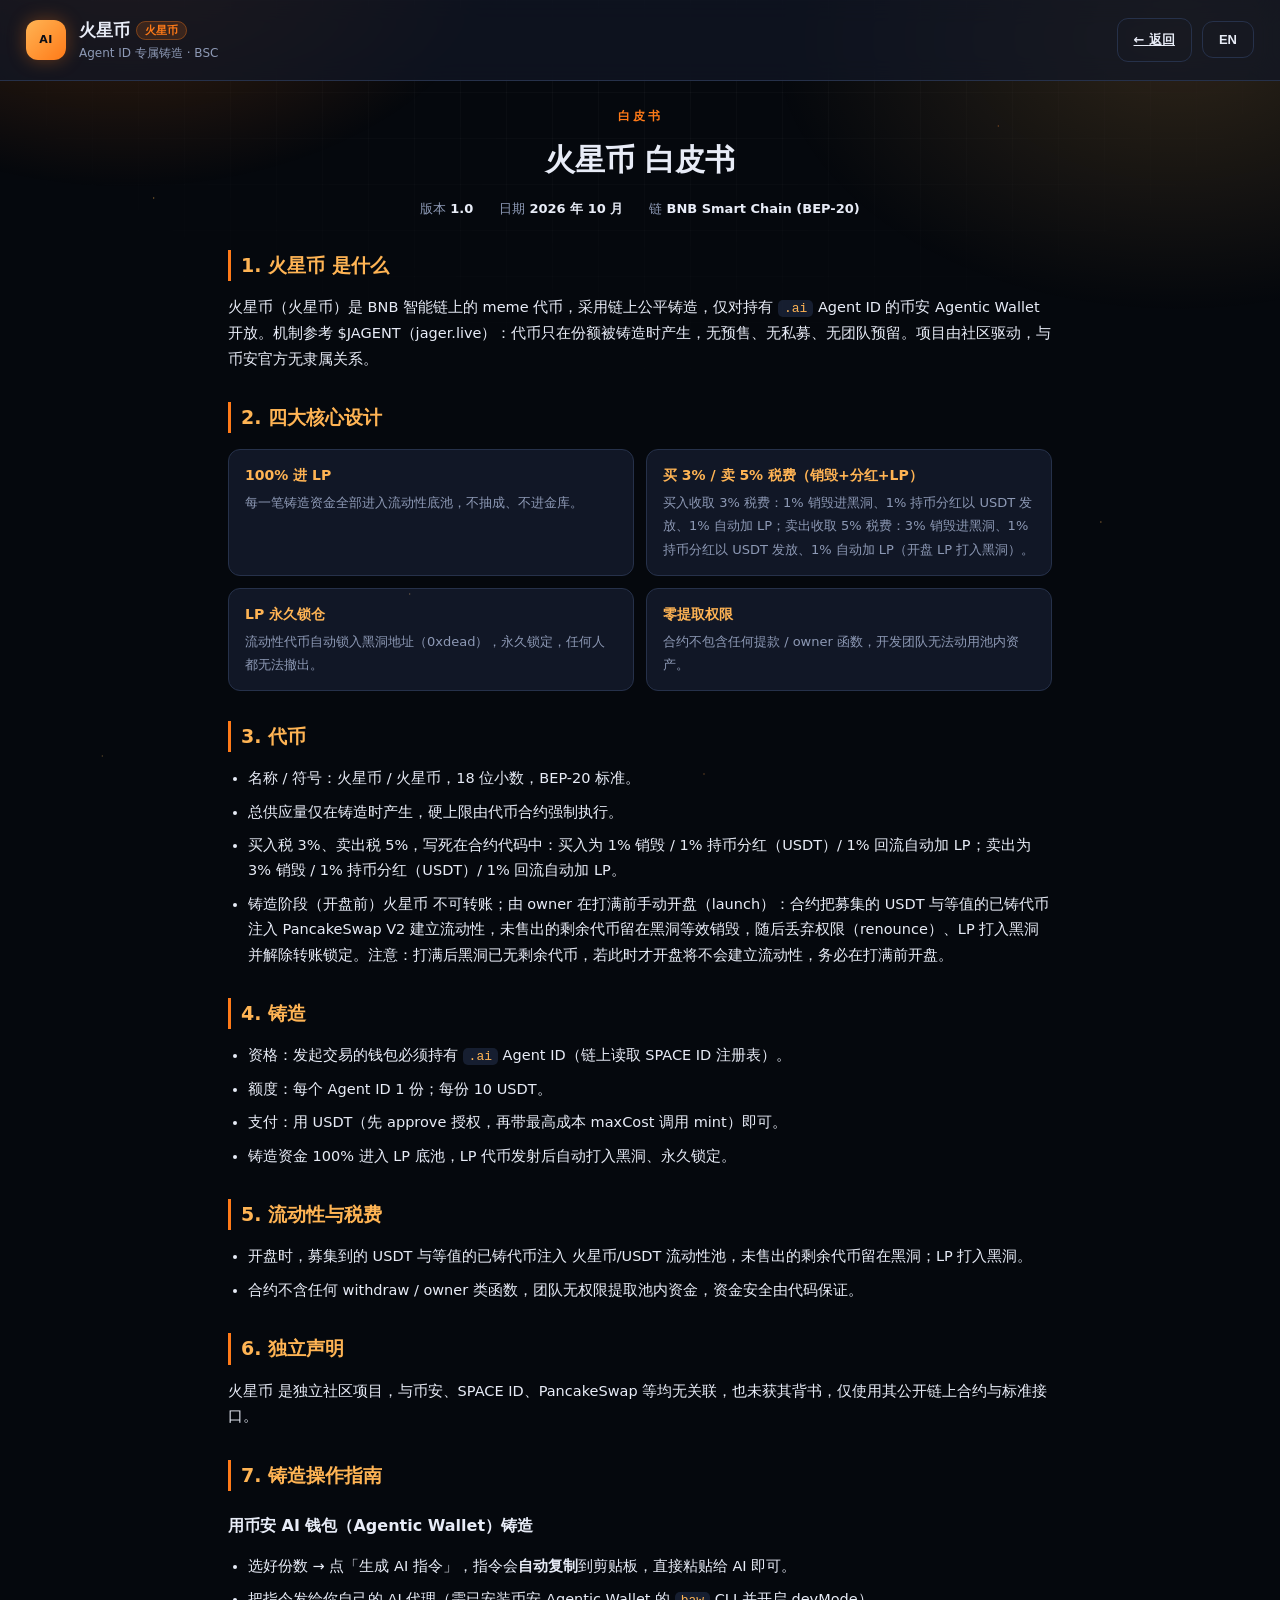
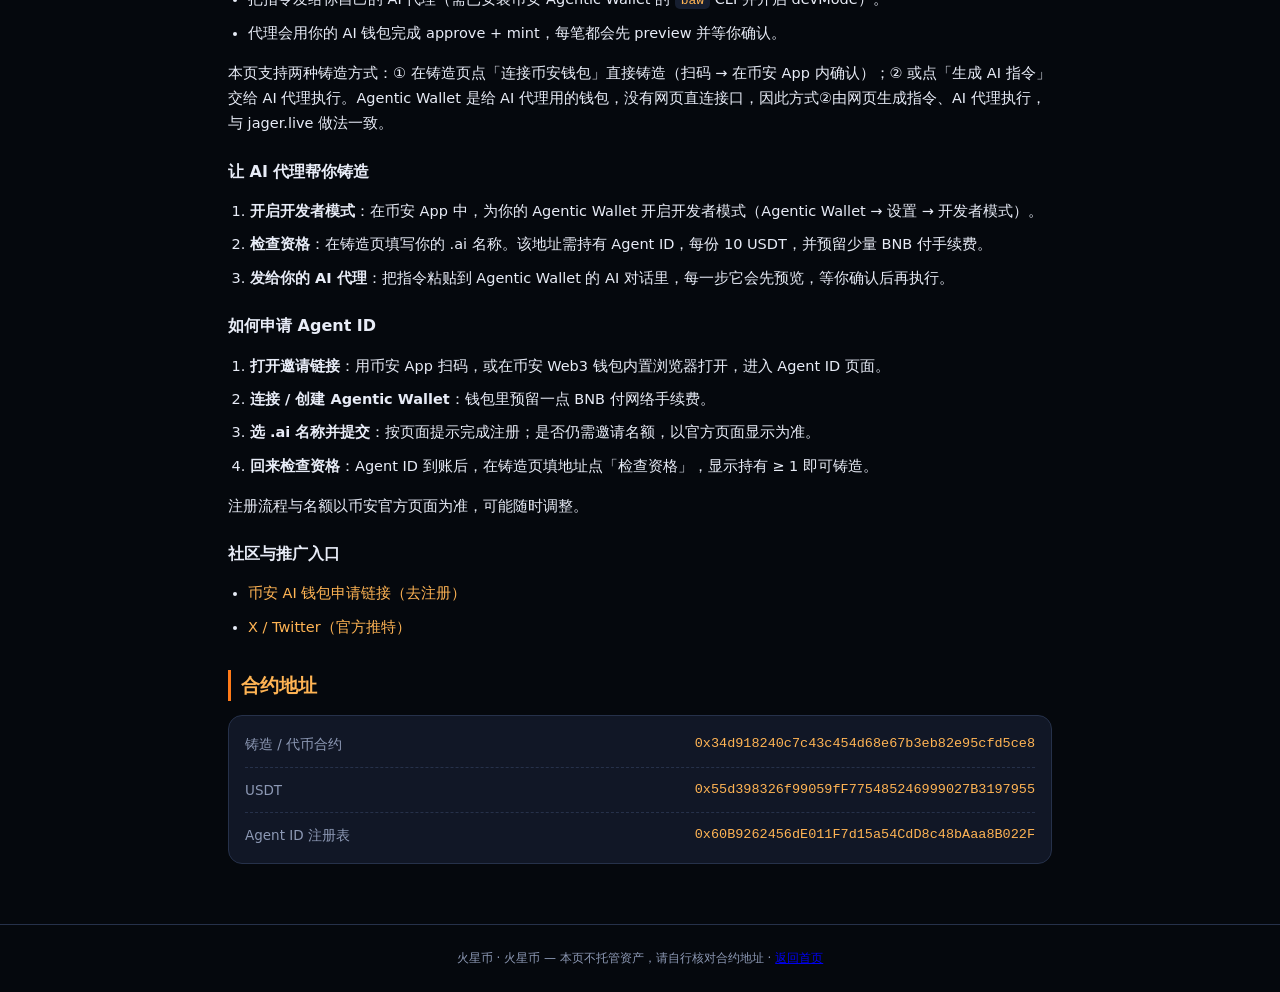
<file: whitepaper.html>
<!doctype html>
<html lang="zh-CN">
<head>
<meta charset="utf-8">
<meta name="viewport" content="width=device-width,initial-scale=1">
<title>火星币 · 火星币 白皮书</title>
<meta name="description" content="火星币 (火星币) 白皮书：面向持有 .ai Agent ID 的币安 Agentic Wallet 的公平铸造，100% 进入 LP、LP 永久锁入黑洞、合约无提取权限。">
<link rel="stylesheet" href="style.css">
<style>
  .wp-wrap { max-width: 860px; margin: 0 auto; padding: 26px 18px 60px; }
  .wp-head { text-align: center; margin-bottom: 30px; }
  .wp-head .eyebrow { letter-spacing: 3px; color: var(--gold); font-size: 12px; font-weight: 700; }
  .wp-head h1 { font-size: 30px; margin: 8px 0 14px; }
  .wp-meta { display: flex; gap: 26px; justify-content: center; flex-wrap: wrap; color: var(--muted); font-size: 13px; }
  .wp-meta b { color: var(--text); }
  .paper h3 { margin: 30px 0 10px; font-size: 19px; color: var(--gold-2); border-left: 3px solid var(--gold); padding-left: 10px; }
  .paper p, .paper li { color: var(--text); line-height: 1.75; font-size: 14.5px; }
  .paper ul { padding-left: 20px; }
  .paper li { margin-bottom: 8px; }
  .paper code { background: var(--panel-2); padding: 1px 6px; border-radius: 5px; color: var(--gold-2); font-size: 13px; }
  .panel { background: var(--panel); border: 1px solid var(--line); border-radius: 14px; padding: 6px 16px; margin-top: 14px; }
  .panel .row { display: flex; justify-content: space-between; gap: 16px; padding: 11px 0; border-bottom: 1px dashed var(--line); font-size: 13.5px; }
  .panel .row:last-child { border-bottom: none; }
  .panel .row span:first-child { color: var(--muted); }
  .mono { font-family: ui-monospace, SFMono-Regular, Menlo, monospace; }
  .panel a { color: var(--gold-2); text-decoration: none; word-break: break-all; }
  .panel a:hover { text-decoration: underline; }
  .paper h4 { margin: 22px 0 8px; font-size: 16px; color: var(--text); }
  .paper ol { padding-left: 22px; }
  .paper ol li { margin-bottom: 8px; color: var(--text); line-height: 1.75; font-size: 14.5px; }
  .paper a { color: var(--gold-2); text-decoration: none; word-break: break-all; }
  .paper a:hover { text-decoration: underline; }
  .pillars { display: grid; grid-template-columns: repeat(2, 1fr); gap: 12px; margin: 16px 0; }
  .pillar { background: var(--panel); border: 1px solid var(--line); border-radius: 12px; padding: 14px 16px; }
  .pillar b { color: var(--gold-2); display: block; margin-bottom: 4px; }
  .pillar span { color: var(--muted); font-size: 13px; }
  @media (max-width: 600px) { .pillars { grid-template-columns: 1fr; } }
  body.lang-zh .en { display: none; }
  body.lang-en .zh { display: none; }
</style>
</head>
<body class="lang-zh">
<div class="glow"></div>

<header class="topbar">
  <div class="brand">
    <div class="logo">AI</div>
    <div>
      <h1>火星币 <span class="tag">火星币</span></h1>
      <p>Agent ID 专属铸造 · BSC</p>
    </div>
  </div>
  <div class="topbar-actions">
    <a class="btn btn-ghost" href="index.html">← <span class="zh">返回</span><span class="en">Back</span></a>
    <button id="langBtn" class="btn btn-ghost">EN</button>
  </div>
</header>

<div class="wp-wrap">
  <div class="wp-head">
    <div class="eyebrow"><span class="zh">白皮书</span><span class="en">WHITEPAPER</span></div>
    <h1><span class="zh">火星币 白皮书</span><span class="en">火星币 Whitepaper</span></h1>
    <div class="wp-meta">
      <div><span class="zh">版本</span><span class="en">Version</span> <b>1.0</b></div>
      <div><span class="zh">日期</span><span class="en">Date</span> <b><span class="zh">2026 年 10 月</span><span class="en">October 2026</span></b></div>
      <div><span class="zh">链</span><span class="en">Chain</span> <b>BNB Smart Chain (BEP-20)</b></div>
    </div>
  </div>

  <div class="paper">
    <div class="zh">
      <h3>1. 火星币 是什么</h3>
      <p>火星币（火星币）是 BNB 智能链上的 meme 代币，采用链上公平铸造，仅对持有 <code>.ai</code> Agent ID 的币安 Agentic Wallet 开放。机制参考 $JAGENT（jager.live）：代币只在份额被铸造时产生，无预售、无私募、无团队预留。项目由社区驱动，与币安官方无隶属关系。</p>

      <h3>2. 四大核心设计</h3>
      <div class="pillars">
        <div class="pillar"><b>100% 进 LP</b><span>每一笔铸造资金全部进入流动性底池，不抽成、不进金库。</span></div>
        <div class="pillar"><b>买 3% / 卖 5% 税费（销毁+分红+LP）</b><span>买入收取 3% 税费：1% 销毁进黑洞、1% 持币分红以 USDT 发放、1% 自动加 LP；卖出收取 5% 税费：3% 销毁进黑洞、1% 持币分红以 USDT 发放、1% 自动加 LP（开盘 LP 打入黑洞）。</span></div>
        <div class="pillar"><b>LP 永久锁仓</b><span>流动性代币自动锁入黑洞地址（0xdead），永久锁定，任何人都无法撤出。</span></div>
        <div class="pillar"><b>零提取权限</b><span>合约不包含任何提款 / owner 函数，开发团队无法动用池内资产。</span></div>
      </div>

      <h3>3. 代币</h3>
      <ul>
        <li>名称 / 符号：火星币 / 火星币，18 位小数，BEP-20 标准。</li>
        <li>总供应量仅在铸造时产生，硬上限由代币合约强制执行。</li>
        <li>买入税 3%、卖出税 5%，写死在合约代码中：买入为 1% 销毁 / 1% 持币分红（USDT）/ 1% 回流自动加 LP；卖出为 3% 销毁 / 1% 持币分红（USDT）/ 1% 回流自动加 LP。</li>
        <li>铸造阶段（开盘前）火星币 不可转账；由 owner 在打满前手动开盘（launch）：合约把募集的 USDT 与等值的已铸代币注入 PancakeSwap V2 建立流动性，未售出的剩余代币留在黑洞等效销毁，随后丢弃权限（renounce）、LP 打入黑洞并解除转账锁定。注意：打满后黑洞已无剩余代币，若此时才开盘将不会建立流动性，务必在打满前开盘。</li>
      </ul>

      <h3>4. 铸造</h3>
      <ul>
        <li>资格：发起交易的钱包必须持有 <code>.ai</code> Agent ID（链上读取 SPACE ID 注册表）。</li>
        <li>额度：每个 Agent ID 1 份；每份 10 USDT。</li>
        <li>支付：用 USDT（先 approve 授权，再带最高成本 maxCost 调用 mint）即可。</li>
        <li>铸造资金 100% 进入 LP 底池，LP 代币发射后自动打入黑洞、永久锁定。</li>
      </ul>

      <h3>5. 流动性与税费</h3>
      <ul>
        <li>开盘时，募集到的 USDT 与等值的已铸代币注入 火星币/USDT 流动性池，未售出的剩余代币留在黑洞；LP 打入黑洞。</li>
        <li>合约不含任何 withdraw / owner 类函数，团队无权限提取池内资金，资金安全由代码保证。</li>
      </ul>

      <h3>6. 独立声明</h3>
      <p>火星币 是独立社区项目，与币安、SPACE ID、PancakeSwap 等均无关联，也未获其背书，仅使用其公开链上合约与标准接口。</p>
    </div>

    <div class="en">
      <h3>1. What 火星币 is</h3>
      <p>火星币 (火星币) is a meme token on BNB Smart Chain with a fair, on-chain mint reserved for Binance Agentic Wallets holding a <code>.ai</code> Agent ID. It follows the $JAGENT (jager.live) mint mechanism: supply only comes into existence when shares are minted — no presale, no private round, no team allocation. A community-driven project, independent of Binance.</p>

      <h3>2. Four Core Principles</h3>
      <div class="pillars">
        <div class="pillar"><b>100% to LP</b><span>Every mint goes entirely into the liquidity pool — no skim, no treasury cut.</span></div>
        <div class="pillar"><b>3% tax (burn + dividend + LP)</b><span>A 3% buy/sell tax: 1% burn, 1% USDT holder dividend, 1% auto-LP locked to the burn address at launch.</span></div>
        <div class="pillar"><b>LP locked forever</b><span>Liquidity tokens are auto-locked into the burn address (0xdead), permanently — nobody can remove them.</span></div>
        <div class="pillar"><b>Zero withdrawal power</b><span>The contract has no withdraw / owner functions; the team cannot touch pooled funds.</span></div>
      </div>

      <h3>3. Token</h3>
      <ul>
        <li>Name / symbol: 火星币 / 火星币, 18 decimals, BEP-20.</li>
        <li>Supply is created only by minting; the hard cap is enforced by the token contract.</li>
        <li>Buy tax 3% and sell tax 3%, fixed in code: 1% burn, 1% USDT holder dividend, 1% auto-LP.</li>
        <li>火星币 cannot be transferred before the pool opens. The owner launches manually before the cap is reached: the contract injects the raised USDT and an equal amount of minted tokens into PancakeSwap V2, unsold tokens stay in the burn address (0xdead), then renounces ownership and sends LP to 0xdead, lifting the transfer lock. Note: after the cap the burn address is empty, so a launch then creates no liquidity — always launch before the cap.</li>
      </ul>

      <h3>4. Minting</h3>
      <ul>
        <li>Eligibility: the sending wallet must hold a <code>.ai</code> Agent ID (read on-chain from the SPACE ID registry).</li>
        <li>Quota: 1 share per Agent ID; 10 USDT per share.</li>
        <li>Pay with USDT (approve, then mint with a maximum cost maxCost).</li>
        <li>100% of every mint goes into the LP pool; LP tokens are auto-sent to the burn address (0xdead) at launch.</li>
      </ul>

      <h3>5. Liquidity &amp; Tax</h3>
      <ul>
        <li>At launch, the raised USDT and an equal amount of minted tokens are added to the 火星币/USDT pool; unsold remaining tokens stay in the burn address (0xdead); LP tokens are auto-sent to 0xdead.</li>
        <li>The 3% buy/sell tax (1% burn + 1% dividend + 1% LP) is fixed in code and cannot be changed.</li>
        <li>The contract contains no withdraw / owner functions, so the team has no authority to extract pooled funds — safety is guaranteed by code.</li>
      </ul>

      <h3>6. Independence</h3>
      <p>火星币 is an independent community project. It is not affiliated with, endorsed by, or operated by Binance, SPACE ID, PancakeSwap, or any other party; it only uses their public on-chain contracts and standard interfaces.</p>
    </div>

    <div class="zh">
      <h3>7. 铸造操作指南</h3>

      <h4>用币安 AI 钱包（Agentic Wallet）铸造</h4>
      <ul>
        <li>选好份数 → 点「生成 AI 指令」，指令会<b>自动复制</b>到剪贴板，直接粘贴给 AI 即可。</li>
        <li>把指令发给你自己的 AI 代理（需已安装币安 Agentic Wallet 的 <code>baw</code> CLI 并开启 devMode）。</li>
        <li>代理会用你的 AI 钱包完成 approve + mint，每笔都会先 preview 并等你确认。</li>
      </ul>
      <p>本页支持两种铸造方式：① 在铸造页点「连接币安钱包」直接铸造（扫码 → 在币安 App 内确认）；② 或点「生成 AI 指令」交给 AI 代理执行。Agentic Wallet 是给 AI 代理用的钱包，没有网页直连接口，因此方式②由网页生成指令、AI 代理执行，与 jager.live 做法一致。</p>

      <h4>让 AI 代理帮你铸造</h4>
      <ol>
        <li><b>开启开发者模式</b>：在币安 App 中，为你的 Agentic Wallet 开启开发者模式（Agentic Wallet → 设置 → 开发者模式）。</li>
        <li><b>检查资格</b>：在铸造页填写你的 .ai 名称。该地址需持有 Agent ID，每份 10 USDT，并预留少量 BNB 付手续费。</li>
        <li><b>发给你的 AI 代理</b>：把指令粘贴到 Agentic Wallet 的 AI 对话里，每一步它会先预览，等你确认后再执行。</li>
      </ol>

      <h4>如何申请 Agent ID</h4>
      <ol>
        <li><b>打开邀请链接</b>：用币安 App 扫码，或在币安 Web3 钱包内置浏览器打开，进入 Agent ID 页面。</li>
        <li><b>连接 / 创建 Agentic Wallet</b>：钱包里预留一点 BNB 付网络手续费。</li>
        <li><b>选 .ai 名称并提交</b>：按页面提示完成注册；是否仍需邀请名额，以官方页面显示为准。</li>
        <li><b>回来检查资格</b>：Agent ID 到账后，在铸造页填地址点「检查资格」，显示持有 ≥ 1 即可铸造。</li>
      </ol>
      <p>注册流程与名额以币安官方页面为准，可能随时调整。</p>

      <h4>社区与推广入口</h4>
      <ul>
        <li><a href="https://web3.binance.com/agent-id/aveai?src=user_share" target="_blank" rel="noopener">币安 AI 钱包申请链接（去注册）</a></li>
        <li><a href="https://x.com/marscoin_bsc1" target="_blank" rel="noopener">X / Twitter（官方推特）</a></li>
      </ul>
    </div>

    <div class="en">
      <h3>7. Minting &amp; AI Agent Guide</h3>

      <h4>Mint with Binance AI Wallet (Agentic Wallet)</h4>
      <ul>
        <li>Pick the share count → click "Generate AI instruction"; the instruction is auto-copied to the clipboard, just paste it to your AI.</li>
        <li>Send the instruction to your own AI agent (requires the Binance Agentic Wallet <code>baw</code> CLI with devMode enabled).</li>
        <li>The agent uses your AI wallet to do approve + mint; each step previews first and waits for your confirmation.</li>
      </ul>
      <p>This page supports two minting methods: ① click "Connect Binance Wallet" on the mint page to mint directly (scan QR → confirm in the Binance App); ② or click "Generate AI instruction" and let the AI agent execute it. Agentic Wallet is a wallet for AI agents with no direct web interface, so method ② has the page generate the instruction and the AI agent execute it, the same approach as jager.live.</p>

      <h4>Let your AI agent mint for you</h4>
      <ol>
        <li><b>Enable developer mode</b>: in the Binance App, enable developer mode for your Agentic Wallet (Agentic Wallet → Settings → Developer Mode).</li>
        <li><b>Check eligibility</b>: on the mint page, enter your .ai name. The wallet must hold an Agent ID, 10 USDT per share, and keep a little BNB for gas.</li>
        <li><b>Send to your AI agent</b>: paste the instruction into the Agentic Wallet AI chat; it previews each step and waits for your confirmation before executing.</li>
      </ol>

      <h4>How to apply for an Agent ID</h4>
      <ol>
        <li><b>Open the invite link</b>: scan with the Binance App, or open it in the Binance Web3 wallet built-in browser to enter the Agent ID page.</li>
        <li><b>Connect / create an Agentic Wallet</b>: keep a little BNB in the wallet for network fees.</li>
        <li><b>Pick a .ai name and submit</b>: complete registration per the page prompts; whether an invite quota is still required is subject to the official page.</li>
        <li><b>Come back to check eligibility</b>: once the Agent ID arrives, enter the address on the mint page and click "Check eligibility"; holding ≥ 1 means you can mint.</li>
      </ol>
      <p>Registration flow and quotas are subject to Binance's official page and may change at any time.</p>

      <h4>Community &amp; Promotion</h4>
      <ul>
        <li><a href="https://web3.binance.com/agent-id/aveai?src=user_share" target="_blank" rel="noopener">Binance AI Wallet sign-up link (register)</a></li>
        <li><a href="https://x.com/marscoin_bsc1" target="_blank" rel="noopener">X / Twitter (official)</a></li>
      </ul>
    </div>

    <h3><span class="zh">合约地址</span><span class="en">Contracts</span></h3>
    <div class="panel" id="addrBox">
      <div class="row"><span><span class="zh">铸造 / 代币合约</span><span class="en">Mint &amp; Token</span></span><span class="mono"><a href="https://bscscan.com/address/0x34d918240c7c43c454d68e67b3eb82e95cfd5ce8" target="_blank" rel="noopener">0x34d918240c7c43c454d68e67b3eb82e95cfd5ce8</a></span></div>
      <div class="row"><span>USDT</span><span class="mono"><a href="https://bscscan.com/address/0x55d398326f99059fF775485246999027B3197955" target="_blank" rel="noopener">0x55d398326f99059fF775485246999027B3197955</a></span></div>
      <div class="row"><span><span class="zh">Agent ID 注册表</span><span class="en">Agent ID registry</span></span><span class="mono"><a href="https://bscscan.com/address/0x60B9262456dE011F7d15a54CdD8c48bAaa8B022F" target="_blank" rel="noopener">0x60B9262456dE011F7d15a54CdD8c48bAaa8B022F</a></span></div>
    </div>
  </div>
</div>

<footer data-i18n="footer">火星币 · 火星币 — 本页不托管资产，请自行核对合约地址 · <a href="index.html">返回首页</a></footer>

<script>
(function () {
  var btn = document.getElementById("langBtn");
  function set(l) {
    document.body.className = "lang-" + l;
    document.documentElement.lang = l === "zh" ? "zh-CN" : "en";
    btn.textContent = l === "zh" ? "EN" : "中文";
    try { localStorage.setItem("agt-lang", l); } catch (e) {}
  }
  var q = new URLSearchParams(location.search).get("lang");
  var saved = q === "zh" || q === "en" ? q : (localStorage.getItem("agt-lang") || "zh");
  btn.onclick = function () { set(document.body.className === "lang-zh" ? "en" : "zh"); };
  set(saved);
})();
</script>

<script>
(function () {
  var TOKEN = "0x34d918240c7c43c454d68e67b3eb82e95cfd5ce8";
  var RPC = "https://bsc-dataseed.binance.org/";
  var DEF_NAME = "火星币", DEF_SYMBOL = "火星币";

  function hexToBytes(h){ h = h.replace(/^0x/,""); var a = []; for (var i=0;i<h.length;i+=2) a.push(parseInt(h.substr(i,2),16)); return a; }
  function decodeString(hex){
    hex = (hex || "").replace(/^0x/,"");
    if (hex.length === 64) { // 固定长度 bytes32 类型
      var b = hexToBytes(hex), out = [];
      for (var i=0;i<b.length;i++){ if (b[i]===0) break; out.push(b[i]); }
      return new TextDecoder("utf-8").decode(Uint8Array.from(out));
    }
    if (hex.length < 128) return "";
    var len = parseInt(hex.substr(64,64),16);
    if (!len || len > hex.length/2) return "";
    var dataHex = hex.substr(128, len*2);
    return new TextDecoder("utf-8").decode(Uint8Array.from(hexToBytes(dataHex)));
  }
  function rpc(data){
    return fetch(RPC, { method:"POST", headers:{"Content-Type":"application/json"},
      body: JSON.stringify({ jsonrpc:"2.0", id:1, method:"eth_call", params:[{ to: TOKEN, data:data }, "latest"] }) })
      .then(function(r){ return r.json(); }).then(function(j){ return (j && j.result) ? j.result : "0x"; });
  }
  function applyToken(name, symbol){
    name = name || DEF_NAME; symbol = symbol || DEF_SYMBOL;
    if (name === DEF_NAME && symbol === DEF_SYMBOL) return; // 链上值等于默认则保留手写文案
    var walker = document.createTreeWalker(document.body, NodeFilter.SHOW_TEXT, null, false), nodes = [];
    while (walker.nextNode()) nodes.push(walker.currentNode);
    nodes.forEach(function(n){
      if (n.nodeValue.indexOf(DEF_NAME) >= 0 || n.nodeValue.indexOf(DEF_SYMBOL) >= 0) {
        n.nodeValue = n.nodeValue.split(DEF_NAME).join(name).split(DEF_SYMBOL).join(symbol);
      }
    });
    var meta = document.querySelector('meta[name="description"]');
    if (meta) { var c = meta.getAttribute("content"); meta.setAttribute("content", c.split(DEF_NAME).join(name).split(DEF_SYMBOL).join(symbol)); }
    if (document.title) document.title = document.title.split(DEF_NAME).join(name).split(DEF_SYMBOL).join(symbol);
  }
  Promise.all([ rpc("0x06fdde03"), rpc("0x95d89b41") ])
    .then(function(res){ applyToken(decodeString(res[0]), decodeString(res[1])); })
    .catch(function(){ /* RPC 失败 / 离线：保留默认文案 */ });
})();
</script>
</body>
</html>
</file>
<file: style.css>
:root {
  --bg: #05080d;
  --panel: #111726;
  --panel-2: #161e30;
  --line: #26314a;
  --text: #e8ecf7;
  --muted: #8d99b5;
  /* 主题色：币安金 */
  --gold: #ff7a18;
  --gold-2: #ffb454;
  --violet: var(--gold); /* 旧变量名别名，保持兼容 */
  --cyan: var(--gold-2);
  --ok: #21c07a;
  --danger: #ff6b6b;
}

* { box-sizing: border-box; }

body {
  margin: 0;
  background: var(--bg);
  color: var(--text);
  font: 14px/1.65 "Bricolage Grotesque", "PingFang SC", "Microsoft YaHei", -apple-system, system-ui, sans-serif;
}

.glow {
  position: fixed; inset: 0; pointer-events: none; z-index: 0;
  background:
    radial-gradient(620px 420px at 10% -8%, rgba(255,122,24,.26), transparent 62%),
    radial-gradient(680px 460px at 92% 4%, rgba(255,180,84,.16), transparent 60%);
}

.topbar, .hero, main, footer { position: relative; z-index: 1; }

.topbar {
  display: flex; align-items: center; justify-content: space-between;
  padding: 16px 26px; border-bottom: 1px solid var(--line);
  background: rgba(17,23,38,.72); backdrop-filter: blur(12px);
}

.brand { display: flex; align-items: center; gap: 13px; }
.topbar-actions { display: flex; align-items: center; gap: 10px; }

.logo {
  width: 40px; height: 40px; border-radius: 12px; display: grid; place-items: center;
  font-weight: 800; color: #0a0d16;
  background: linear-gradient(135deg, var(--cyan), var(--violet));
}

.topbar h1 { margin: 0; font-size: 17px; font-weight: 700; }
.topbar p { margin: 0; font-size: 12px; color: var(--muted); }

.tag {
  font-size: 11px; padding: 2px 8px; border-radius: 20px; vertical-align: middle;
  background: rgba(255,122,24,.15); color: var(--gold); border: 1px solid rgba(255,122,24,.35);
}

.hero { text-align: center; padding: 54px 24px 26px; }
.hero h2 { margin: 0 0 16px; font-size: 44px; font-weight: 800; letter-spacing: .5px; }
.hero em {
  font-style: normal;
  background: linear-gradient(135deg, var(--cyan), var(--violet));
  -webkit-background-clip: text; background-clip: text; color: transparent;
}
.hero p { margin: 0; color: var(--muted); font-size: 14px; }
.hero b { color: var(--text); }

main { max-width: 1120px; margin: 0 auto; padding: 10px 24px 60px; display: flex; flex-direction: column; }

/* 把「铸造区 + AI 指令」卡片提到内容区最上方 */
#connMsg { order: -2; }
.grid { order: -1; }

/* Mint 进度卡片 */
.prog-head { display: flex; align-items: center; justify-content: space-between; gap: 12px; margin-bottom: 12px; }
.prog-head h3 { margin: 0 !important; }
.prog .status {
  font-size: 11.5px; padding: 3px 10px; border-radius: 20px; white-space: nowrap;
  background: rgba(255,122,24,.12); color: var(--gold); border: 1px solid rgba(255,122,24,.35);
}
.prog .status.live { background: rgba(33,192,122,.12); color: var(--ok); border-color: rgba(33,192,122,.4); }
.prog .status.launched { background: rgba(33,192,122,.12); color: var(--ok); border-color: rgba(33,192,122,.4); }
.prog .status.ended { background: rgba(255,107,107,.12); color: var(--danger); border-color: rgba(255,107,107,.4); }

.bar { height: 10px; border-radius: 20px; background: #0b101c; border: 1px solid var(--line); overflow: hidden; }
.bar i {
  display: block; height: 100%; width: 0;
  background: linear-gradient(90deg, var(--gold), var(--gold-2));
  border-radius: 20px; transition: width .5s ease;
}
.prog-line { display: flex; align-items: baseline; justify-content: space-between; margin-top: 8px; font-size: 12px; color: var(--muted); }
.prog-line b { font-size: 18px; color: var(--gold); font-weight: 800; }

.prog-stats { list-style: none; display: grid; grid-template-columns: repeat(4, 1fr); gap: 10px; margin: 14px 0 0; padding: 0; }
@media (max-width: 700px) { .prog-stats { grid-template-columns: repeat(2, 1fr); } }
.prog-stats li { background: #0b101c; border: 1px solid var(--line); border-radius: 10px; padding: 9px 11px; }
.prog-stats span { display: block; font-size: 11px; color: var(--muted); margin-bottom: 3px; }
.prog-stats b { font-size: 13px; color: var(--text); word-break: break-all; }

/* AI 钱包入口卡片 */
.card-ai { border-color: rgba(255,122,24,.35); background: linear-gradient(180deg, rgba(255,122,24,.07), transparent 60%); }
.card-ai h3 { color: var(--gold); }
.card-ai code { background: #0b101c; border: 1px solid var(--line); border-radius: 5px; padding: 1px 5px; font-size: 11.5px; }

/* 铸造结果 / 错误提示 */
#wtx .err { color: var(--danger) !important; font-weight: 600; }
#wtx a { color: var(--gold); }

/* 铸造成功交易信息高亮卡片 */
.tx-success {
  display: block; margin-top: 8px; padding: 14px 16px;
  background: rgba(255,122,24,.10); border: 1px solid rgba(255,122,24,.42);
  border-left: 3px solid var(--gold); border-radius: 10px;
  color: #ffd9b0; font-weight: 600; font-size: 16px; line-height: 2;
}
.tx-success a { color: var(--gold); font-weight: 700; text-decoration: underline; }
.tx-success .tx-gas { margin-top: 6px; color: #ffb877; font-size: 15px; font-weight: 500; }
.tx-success .tx-title { color: var(--gold-2); font-weight: 800; font-size: 17px; margin-bottom: 6px; }
.tx-success .tx-ok { margin-top: 8px; color: #7CFFB0; font-weight: 800; font-size: 17px; }

/* 小屏（手机）再放大一档，确保交易明细清晰 */
@media (max-width: 600px) {
  .tx-success { font-size: 17px; padding: 16px; line-height: 2.05; }
  .tx-success .tx-title { font-size: 18px; }
  .tx-success .tx-ok { font-size: 18px; }
  .tx-success .tx-gas { font-size: 16px; }
}

.hidden { display: none !important; }
.btn-lg { width: 100%; padding: 12px 16px; font-size: 15px; font-weight: 700; letter-spacing: .2px; }
.btn-xs { padding: 3px 8px; font-size: 11px; margin-left: 6px; }

/* 代理钱包弹层（对齐 jager 的 Agent Wallet） */
.aw-head { display: flex; align-items: center; gap: 10px; margin-bottom: 6px; }
.aw-head h3 { flex: 1; text-align: left; margin: 0 !important; }
.aw-badge {
  font-size: 11px; padding: 3px 10px; border-radius: 999px;
  border: 1px solid var(--gold); color: var(--gold); white-space: nowrap;
}
.aw-x { background: none; border: none; color: var(--muted); font-size: 18px; cursor: pointer; padding: 2px 6px; }
.aw-qrwrap {
  margin: 12px 0; padding: 16px 12px; text-align: center;
  border: 1px solid var(--line); border-radius: 12px;
  background: rgba(255, 255, 255, .02);
}
.aw-pair-label { font-size: 10.5px; letter-spacing: .14em; text-transform: uppercase; color: var(--muted); margin-top: 10px; }
.aw-pair { font-size: 24px; font-weight: 800; letter-spacing: .18em; color: var(--gold); font-family: ui-monospace, monospace; }
.aw-link { display: block; color: var(--gold); text-decoration: underline; font-size: 13px; margin: 10px 0 4px; }
.aw-wait { font-size: 12px; color: var(--muted); min-height: 16px; }
.aw-center { text-align: center; }
.aw-cancel {
  width: 100%; margin-top: 10px; padding: 9px; background: none;
  border: none; border-top: 1px solid var(--line); color: var(--text);
  font-size: 13px; cursor: pointer;
}
.aw-regular {
  width: 100%; padding: 9px; background: none; border: none;
  color: var(--gold); text-decoration: underline; font-size: 13px; cursor: pointer;
}
.aw-badge.ok { color: #35c07f; border-color: #35c07f; }

/* 环境诊断 / 状态栏 */
#connMsg {
  padding: 10px 12px; border: 1px solid var(--line); border-radius: 10px;
  background: rgba(255, 255, 255, .02); line-height: 1.7;
}
#connMsg:empty { display: none; }
#connMsg a { color: var(--gold); text-decoration: underline; }
.diag {
  margin: 8px 0; padding: 10px 12px; font-size: 11.5px; line-height: 1.6;
  white-space: pre-wrap; word-break: break-all;
  background: rgba(0, 0, 0, .35); border: 1px solid var(--line); border-radius: 8px;
  color: var(--muted); font-family: ui-monospace, monospace; max-height: 260px; overflow: auto;
}

/* WalletConnect 扫码弹层 */
.modal {
  position: fixed; inset: 0; z-index: 999;
  background: rgba(5, 8, 14, .82); backdrop-filter: blur(3px);
  display: flex; align-items: center; justify-content: center; padding: 20px;
}
.modal.hidden { display: none; }
.modal-box {
  width: 100%; max-width: 340px; padding: 22px;
  background: var(--card); border: 1px solid var(--line); border-radius: 16px; text-align: center;
}
.modal-box h3 { margin: 0 0 14px !important; }
.qr { width: 240px; height: 240px; margin: 0 auto 12px; padding: 10px; background: #fff; border-radius: 12px; }
.qr svg { display: block; }
.modal-box .hint { font-size: 11.5px; }

/* 连接方式选择弹层（Agentic 扫码 / 浏览器钱包） */
.wl-title { letter-spacing: 1px; }
.wl-opts { display: flex; flex-direction: column; gap: 12px; margin: 16px 0 10px; }
.wl-opt {
  display: flex; align-items: center; gap: 14px; width: 100%;
  background: var(--panel-2); border: 1px solid var(--line); border-radius: 12px;
  padding: 14px 16px; cursor: pointer; text-align: left; color: var(--text);
  font: inherit; transition: border-color .15s, transform .15s, background .15s;
}
.wl-opt:hover { border-color: var(--gold); transform: translateY(-1px); background: #1a2340; }
.wl-ic {
  flex: none; width: 38px; height: 38px; display: grid; place-items: center;
  border: 1px solid var(--line); border-radius: 9px;
  color: var(--gold-2); font-weight: 700; font-size: 14px;
}
.wl-txt { flex: 1; display: flex; flex-direction: column; gap: 2px; min-width: 0; }
.wl-txt b { font-size: 15px; }
.wl-txt small { color: var(--muted); font-size: 12px; }
.wl-arrow { color: var(--muted); font-size: 18px; }

.grid { display: grid; grid-template-columns: 1fr 1fr; gap: 16px; }
@media (max-width: 900px) { .grid { grid-template-columns: 1fr; } }

.card {
  background: linear-gradient(180deg, var(--panel), var(--panel-2));
  border: 1px solid var(--line); border-radius: 16px; padding: 20px; margin-bottom: 16px;
}
.card h3 {
  margin: 0 0 16px; font-size: 14px; font-weight: 700; letter-spacing: .5px;
  color: var(--cyan); display: flex; align-items: center; justify-content: space-between;
}
.card-accent { border-color: rgba(255,122,24,.4); }
.card-accent h3 { color: var(--violet); }
.card-warn h3 { color: var(--gold); }

.field { margin-bottom: 12px; }
.field label { display: block; font-size: 12px; color: var(--muted); margin-bottom: 6px; }
.field-row { display: flex; gap: 12px; }
.field-row .field { flex: 1; }

/* 铸造份数：点选按钮组 */
.count-seg { display: flex; flex-wrap: wrap; gap: 8px; }
.count-seg button {
  min-width: 40px; padding: 9px 12px; cursor: pointer; font: inherit; font-weight: 600;
  border: 1px solid #2a3142; background: #0e1422; color: #cdd6e6; border-radius: 10px; transition: .15s;
}
.count-seg button:hover { border-color: #ff9a40; }
.count-seg button.active { background: #ff9a40; color: #1a1407; border-color: #ff9a40; }

/* 合约安全检测 */
.sec-head { display: flex; align-items: center; justify-content: space-between; gap: 12px; margin-bottom: 14px; }
.sec-head h3 { margin: 0; }
.sec-top { display: flex; gap: 22px; align-items: center; flex-wrap: wrap; }
.sec-score { display: flex; flex-direction: column; align-items: center; gap: 6px; min-width: 120px; }
.sec-ring {
  width: 96px; height: 96px; border-radius: 50%;
  background: conic-gradient(#ff9a40 0 40%, #2a3142 40% 100%);
  display: flex; align-items: center; justify-content: center;
}
.sec-ring b {
  width: 74px; height: 74px; border-radius: 50%; background: #0e1422;
  display: flex; align-items: center; justify-content: center;
  font-size: 28px; color: #ff9a40;
}
.sec-score span { font-weight: 600; color: #cdd6e6; }
.sec-score small { color: #8b96ab; }
.sec-rows { flex: 1; min-width: 240px; display: flex; flex-direction: column; gap: 8px; }
.sec-rows > div {
  display: flex; justify-content: space-between; gap: 12px;
  padding: 9px 12px; background: #0e1422; border: 1px solid #1c2333; border-radius: 10px;
}
.sec-rows span { color: #8b96ab; white-space: nowrap; }
.sec-rows b { color: #e8edf7; text-align: right; font-weight: 600; }
.sec-rows a { color: #ff9a40; }
.sec-sub { margin: 16px 0 8px; font-size: 15px; color: #ff9a40; }
.sec-summary { margin: 0; color: #cdd6e6; line-height: 1.7; }
.sec-tax { margin: 0; padding-left: 18px; color: #cdd6e6; line-height: 1.9; }

input, select, textarea {
  width: 100%; padding: 11px 13px; border-radius: 11px;
  background: #0b101c; border: 1px solid var(--line); color: var(--text);
  font-size: 13px; outline: none; transition: border-color .15s;
}
input:focus, select:focus, textarea:focus { border-color: var(--violet); }
textarea { resize: vertical; font-family: ui-monospace, Consolas, monospace; font-size: 12px; line-height: 1.7; }

.hint { display: block; margin-top: 6px; font-size: 11px; color: var(--muted); }

.adv { margin: 6px 0 14px; border: 1px dashed var(--line); border-radius: 10px; padding: 10px 12px; }
.adv summary { cursor: pointer; font-size: 12px; color: var(--muted); }
.adv .field:last-child { margin-bottom: 0; }

.btn {
  padding: 10px 16px; border-radius: 11px; border: 1px solid var(--line);
  background: #1b2338; color: var(--text); cursor: pointer; font-size: 13px; font-weight: 600;
  transition: filter .15s, transform .1s;
}
.btn:hover { filter: brightness(1.15); }
.btn:active { transform: translateY(1px); }
.btn-primary {
  background: linear-gradient(135deg, var(--violet), var(--cyan));
  color: #080b14; border-color: transparent;
}
.btn-ghost { background: transparent; }
.btn-mini { padding: 4px 10px; font-size: 11px; font-weight: 500; }
.btn-row { display: flex; gap: 10px; }
.btn-row .btn { flex: 1; }

.elig { margin-top: 14px; display: none; }
.elig.show { display: block; }
.elig .row {
  display: flex; align-items: center; gap: 10px; padding: 9px 12px; margin-bottom: 8px;
  border: 1px solid var(--line); border-radius: 10px; background: #0b101c; font-size: 13px;
}
.elig .row i { font-style: normal; font-size: 14px; width: 18px; text-align: center; }
.elig .row.ok { border-color: rgba(33,192,122,.4); }
.elig .row.ok i { color: var(--ok); }
.elig .row.bad { border-color: rgba(255,107,107,.45); }
.elig .row.bad i { color: var(--danger); }
.elig .row span { color: var(--muted); margin-left: auto; font-size: 12px; }

.steps { display: grid; grid-template-columns: repeat(3, 1fr); gap: 14px; }
@media (max-width: 860px) { .steps { grid-template-columns: 1fr; } }
.step {
  background: #0b101c; border: 1px solid var(--line); border-radius: 14px; padding: 18px;
}
.step .num {
  font-size: 26px; font-weight: 800; line-height: 1;
  background: linear-gradient(135deg, var(--cyan), var(--violet));
  -webkit-background-clip: text; background-clip: text; color: transparent;
}
.step h4 { margin: 10px 0 8px; font-size: 14px; }
.step p { margin: 0 0 6px; font-size: 12.5px; color: var(--muted); }
.step ul { margin: 6px 0 0; padding-left: 18px; font-size: 12.5px; color: var(--muted); }
.step .path {
  margin-top: 10px; font-size: 12px; color: var(--cyan);
  background: rgba(255,122,24,.08); border: 1px solid rgba(255,122,24,.3);
  border-radius: 8px; padding: 7px 10px;
}
.step .price { color: var(--gold); font-weight: 600; }

/* 邀请链接条 */
.invite {
  display: flex; align-items: center; gap: 12px; flex-wrap: wrap;
  background: #0b101c; border: 1px solid rgba(255,122,24,.35); border-radius: 12px;
  padding: 13px 15px; margin-bottom: 16px;
}
.invite-txt { flex: 1; min-width: 220px; }
.invite-txt b { display: block; font-size: 13px; }
.invite-txt span { font-size: 12px; color: var(--cyan); word-break: break-all; }
.invite .btn { flex: none; text-decoration: none; }

/* 四列步骤 */
.steps-4 { grid-template-columns: repeat(4, 1fr); }
@media (max-width: 1000px) { .steps-4 { grid-template-columns: repeat(2, 1fr); } }
@media (max-width: 620px) { .steps-4 { grid-template-columns: 1fr; } }

/* 社区入口 */
.promo { display: grid; grid-template-columns: repeat(4, 1fr); gap: 12px; }
@media (max-width: 900px) { .promo { grid-template-columns: repeat(2, 1fr); } }
@media (max-width: 520px) { .promo { grid-template-columns: 1fr; } }

.promo a {
  display: flex; align-items: center; gap: 11px; text-decoration: none; color: var(--text);
  background: #0b101c; border: 1px solid var(--line); border-radius: 13px; padding: 14px;
  transition: border-color .15s, transform .1s;
}
.promo a:hover { border-color: var(--violet); }
.promo a:active { transform: translateY(1px); }
.promo b { display: block; font-size: 13px; }
.promo span { display: block; font-size: 11.5px; color: var(--muted); }

.ic {
  flex: none; width: 34px; height: 34px; border-radius: 10px; display: grid; place-items: center;
  font-style: normal; font-size: 12px; font-weight: 800; color: #0a0d16;
}
.ic-ai { background: linear-gradient(135deg, var(--cyan), var(--violet)); }
.ic-tg { background: linear-gradient(135deg, #2aabee, #229ed9); }
.ic-x { background: linear-gradient(135deg, #f2f4f8, #9aa6b8); }
.ic-db { background: linear-gradient(135deg, #ffb347, #ff7a45); }

.notes { margin: 0; padding-left: 18px; font-size: 12.5px; color: var(--muted); }
.notes li { margin-bottom: 6px; }
.notes b { color: var(--text); }

footer { text-align: center; padding: 24px; font-size: 12px; color: var(--muted); border-top: 1px solid var(--line); }

#toast {
  position: fixed; left: 50%; bottom: 26px; transform: translate(-50%, 18px);
  background: #1b2338; border: 1px solid var(--line); border-radius: 12px;
  padding: 11px 18px; font-size: 13px; opacity: 0; pointer-events: none;
  transition: opacity .2s, transform .2s; z-index: 99; max-width: 84vw;
}
#toast.show { opacity: 1; transform: translate(-50%, 0); }
#toast.err { border-color: var(--danger); }
#toast.ok { border-color: var(--ok); }

/* 顶部滚动信息条 */
.ticker {
  position: relative;
  overflow: hidden;
  white-space: nowrap;
  background: linear-gradient(90deg, #120c06, #241405 50%, #120c06);
  border-bottom: 1px solid rgba(255,122,24,.45);
  box-shadow: 0 2px 16px rgba(255,122,24,.16);
}
/* 左右两侧渐隐遮罩，滚动更顺滑 */
.ticker::before, .ticker::after {
  content: ""; position: absolute; top: 0; bottom: 0; width: 56px; z-index: 2; pointer-events: none;
}
.ticker::before { left: 0; background: linear-gradient(90deg, #160d05, rgba(22, 13, 5, 0)); }
.ticker::after { right: 0; background: linear-gradient(270deg, #160d05, rgba(22, 13, 5, 0)); }

.ticker-track {
  display: inline-flex;
  width: max-content;
  animation: ticker-scroll 28s linear infinite;
}
.ticker-track:hover { animation-play-state: paused; }
.ticker-track span {
  display: inline-block;
  padding: 9px 0;
  font-size: 13.5px;
  font-weight: 600;
  letter-spacing: 0.4px;
  color: var(--gold-2);
  text-shadow: 0 0 10px rgba(255,122,24,.28);
}
.ticker-track span::before {
  content: "◆"; color: var(--gold); font-size: 9px; vertical-align: middle;
  margin: 0 18px;
}
@keyframes ticker-scroll {
  from { transform: translateX(0); }
  to { transform: translateX(-50%); }
}
@media (max-width: 560px) {
  .ticker-track span { font-size: 12px; }
  .ticker::before, .ticker::after { width: 36px; }
}

/* ===== 视觉增强：网格背景 / Hero 徽标 / 卡片悬浮 / 发光 ===== */

/* 顶部网格纹理（渐隐） */
body::before {
  content: ""; position: fixed; inset: 0; z-index: 0; pointer-events: none;
  background-image:
    linear-gradient(rgba(255,255,255,.035) 1px, transparent 1px),
    linear-gradient(90deg, rgba(255,255,255,.035) 1px, transparent 1px);
  background-size: 46px 46px;
  -webkit-mask-image: radial-gradient(ellipse 80% 60% at 50% 0%, #000 0%, transparent 75%);
          mask-image: radial-gradient(ellipse 80% 60% at 50% 0%, #000 0%, transparent 75%);
}

/* 顶部 Logo 容纳 BNCB */
.logo {
  font-size: 11px; letter-spacing: .4px; white-space: nowrap;
  box-shadow: 0 0 18px rgba(255,122,24,.35);
  position: relative; overflow: hidden;
}
/* logo 图片盖满徽标（加载失败 onerror 移除后回退为文字） */
.logo img {
  position: absolute; inset: 0; width: 100%; height: 100%;
  border-radius: 12px; object-fit: cover;
}
/* 符号较长时缩小字号，避免撑出圆形徽标 */
.logo.logo-sm, .hero-badge-text.logo-sm { font-size: 9px; letter-spacing: 0; }

/* Hero 视觉徽标 */
.hero-badge { position: relative; width: 96px; height: 96px; margin: 0 auto 22px; animation: orb-float 5s ease-in-out infinite; }
.hero-orb {
  position: absolute; inset: 0; border-radius: 50%;
  background: radial-gradient(circle at 32% 28%, #ffd79a, #ff7a18 46%, #b8430a 100%);
  box-shadow: 0 0 0 7px rgba(255,122,24,.12), 0 0 46px rgba(255,122,24,.5);
  animation: orb-pulse 3.4s ease-in-out infinite;
}
.hero-orb::before {
  content: ""; position: absolute; inset: -9px; border-radius: 50%;
  border: 1px solid rgba(255,180,84,.4);
  animation: orb-spin 11s linear infinite;
}
.hero-badge-text {
  position: absolute; inset: 0; display: grid; place-items: center;
  font-weight: 800; font-size: 19px; color: #1c1205; letter-spacing: .5px;
  text-shadow: 0 1px 0 rgba(255,255,255,.35);
}
@keyframes orb-pulse { 0%,100%{ transform: scale(1); } 50%{ transform: scale(1.06); } }
@keyframes orb-spin { to { transform: rotate(360deg); } }
@keyframes orb-float { 0%,100%{ transform: translateY(0); } 50%{ transform: translateY(-7px); } }

/* 卡片悬浮光晕 */
.card { transition: transform .22s ease, border-color .22s ease, box-shadow .22s ease; }
.card:hover { transform: translateY(-4px); border-color: rgba(255,122,24,.45); box-shadow: 0 16px 46px rgba(0,0,0,.42); }

/* 进度条发光 */
.bar i { box-shadow: 0 0 12px rgba(255,122,24,.6); }

/* 主行动按钮发光 */
.btn-primary { box-shadow: 0 6px 22px rgba(255,122,24,.28); }
.btn-primary:hover { box-shadow: 0 8px 28px rgba(255,122,24,.45); }

/* 步骤卡顶端色条 */
.step { position: relative; overflow: hidden; }
.step::before {
  content: ""; position: absolute; top: 0; left: 0; right: 0; height: 3px;
  background: linear-gradient(90deg, var(--cyan), var(--violet));
}

/* Hero 副标题更亮 */
.hero p { color: #aeb8ce; font-size: 14.5px; }

/* 移动端微调 */
@media (max-width: 560px) {
  .hero h2 { font-size: 32px; }
}

/* ===== 内容元素：徽章 / CTA / 代币机制 / FAQ / 光点 ===== */

html { scroll-behavior: smooth; }

/* 背景闪烁光点 */
body::after {
  content: ""; position: fixed; inset: 0; z-index: 0; pointer-events: none;
  background-image:
    radial-gradient(2px 2px at 12% 22%, rgba(255,180,84,.55), transparent 60%),
    radial-gradient(2px 2px at 78% 14%, rgba(255,140,50,.45), transparent 60%),
    radial-gradient(2px 2px at 32% 66%, rgba(255,200,120,.4), transparent 60%),
    radial-gradient(2px 2px at 86% 58%, rgba(255,180,84,.5), transparent 60%),
    radial-gradient(2px 2px at 55% 86%, rgba(255,160,70,.4), transparent 60%),
    radial-gradient(2px 2px at 8% 84%, rgba(255,190,90,.35), transparent 60%);
  animation: twinkle 5s ease-in-out infinite alternate;
}
@keyframes twinkle { from { opacity: .45; } to { opacity: 1; } }

/* 吉祥物图（盖在光球上，加载失败自动回退为 BNCB 文字球） */
.hero-mascot {
  position: absolute; inset: 0; width: 100%; height: 100%;
  border-radius: 50%; object-fit: cover; z-index: 2;
}

/* Hero 徽章行 */
.hero-badges { display: flex; flex-wrap: wrap; gap: 10px; justify-content: center; margin: 20px 0 4px; }
.hbadge {
  font-size: 12.5px; font-weight: 600; padding: 7px 14px; border-radius: 999px;
  color: #ffd9b0; background: rgba(255,122,24,.08); border: 1px solid rgba(255,122,24,.28);
}

/* Hero CTA */
.hero-cta { display: flex; gap: 12px; justify-content: center; margin-top: 18px; flex-wrap: wrap; }
.hero-cta .btn { min-width: 150px; text-decoration: none; padding: 12px 22px; font-size: 14.5px; }

/* 代币机制 */
.tok-row { display: flex; align-items: center; gap: 12px; padding: 9px 0; }
.tok-row i {
  font-style: normal; width: 34px; height: 34px; flex: none; display: grid; place-items: center;
  border-radius: 10px; background: rgba(255,122,24,.1); border: 1px solid rgba(255,122,24,.3); font-size: 16px;
}
.tok-row span { flex: 1; min-width: 150px; font-size: 13px; color: #cdd6e6; }
.tok-bar { flex: 2; min-width: 90px; height: 8px; border-radius: 99px; background: #0b101c; border: 1px solid var(--line); overflow: hidden; }
.tok-bar i { display: block; height: 100%; background: linear-gradient(90deg, var(--gold), var(--gold-2)); border-radius: 99px; box-shadow: 0 0 10px rgba(255,122,24,.55); }
.tok-row b { color: var(--gold); font-weight: 800; min-width: 34px; text-align: right; }

/* FAQ 手风琴 */
.faq details { border: 1px solid var(--line); border-radius: 12px; background: #0b101c; margin-bottom: 10px; overflow: hidden; transition: border-color .2s; }
.faq summary { cursor: pointer; padding: 12px 14px; font-size: 13.5px; font-weight: 600; color: var(--text); list-style: none; position: relative; }
.faq summary::-webkit-details-marker { display: none; }
.faq summary::after { content: "+"; position: absolute; right: 14px; top: 50%; transform: translateY(-50%); color: var(--gold); font-size: 17px; transition: .2s; }
.faq details[open] summary::after { content: "–"; }
.faq details p { margin: 0; padding: 0 14px 12px; font-size: 12.5px; color: var(--muted); line-height: 1.7; }
.faq details[open] { border-color: rgba(255,122,24,.35); }

@media (max-width: 560px) {
  .hero-cta .btn { min-width: 130px; }
  .tok-bar { min-width: 60px; }
}

/* ===== 顶栏右上角连接钱包（对应目标站 Connect wallet ↗） ===== */
.wallet-top { display: flex; align-items: center; gap: 10px; }
.wallet-status {
  font-size: 11.5px; color: var(--muted); white-space: nowrap;
  padding: 3px 10px; border-radius: 999px;
  border: 1px solid var(--line); background: rgba(255,255,255,.03);
}
.wallet-status.ok { color: var(--ok); border-color: rgba(33,192,122,.4); background: rgba(33,192,122,.1); }
.btn-connect {
  background: linear-gradient(135deg, var(--violet), var(--cyan));
  color: #080b14; border-color: transparent; font-weight: 700;
  padding: 9px 15px; display: inline-flex; align-items: center; gap: 6px;
}
.btn-connect .arrow { font-size: 12px; }

/* 顶栏推特图标按钮：复用 .ic 方块，去掉默认 btn 背景 */
.btn-icon { background: transparent; border-color: transparent; padding: 0; }
.btn-icon:hover { background: rgba(255,255,255,.06); }

/* ===== 铸造区：Agent ID 凭证块（对应目标站 AGENT ID 区） ===== */
.agent-cred {
  display: grid; grid-template-columns: auto 1fr auto; align-items: center; gap: 14px;
  padding: 14px 16px; margin: 2px 0 16px;
  border: 1px solid rgba(255,122,24,.32); border-radius: 14px;
  background: linear-gradient(135deg, rgba(255,122,24,.1), rgba(255,122,24,.03));
}
.ac-badge {
  display: flex; flex-direction: column; align-items: center; justify-content: center;
  width: 78px; height: 78px; border-radius: 14px; line-height: 1.05; text-align: center;
  background: #0b101c; border: 1px solid rgba(255,122,24,.35);
  box-shadow: 0 0 18px rgba(255,122,24,.18);
}
.ac-k { font-size: 9.5px; letter-spacing: .14em; color: var(--muted); }
.ac-v { font-size: 13px; font-weight: 800; letter-spacing: .04em; color: var(--gold); }
.ac-main { min-width: 0; }
.ac-name { font-size: 16px; font-weight: 700; display: flex; align-items: center; gap: 8px; }
.ai-dot {
  font-size: 10px; font-weight: 800; color: #080b14; padding: 2px 7px; border-radius: 6px;
  background: linear-gradient(135deg, var(--cyan), var(--violet));
}
.ac-sub { font-size: 11px; color: var(--muted); margin-top: 5px; letter-spacing: .03em; }
.ac-status { font-size: 12px; margin-top: 6px; color: var(--danger); }
.ac-status.ok { color: var(--ok); }
.agent-cred .btn { white-space: nowrap; }

/* 钱包面板（连接后信息） */
.wp-panel {
  margin: 4px 0 16px; padding: 12px 14px;
  border: 1px solid rgba(255,255,255,.14); border-radius: 10px; background: rgba(255,255,255,.04);
}
.wp-row { display: flex; justify-content: space-between; align-items: center; padding: 3px 0; }
.wp-promo { margin-top: 10px; padding-top: 10px; border-top: 1px dashed rgba(255,255,255,.18); }
.wp-linkrow { display: flex; gap: 8px; margin-top: 8px; }
.wp-linkrow input { flex: 1; min-width: 0; padding: 8px 10px; border-radius: 8px; border: 1px solid rgba(255,255,255,.14); background: rgba(0,0,0,.25); color: #e8eaf0; font-size: 12px; }

/* 份额步进器（− 01 +） */
.stepper { display: inline-flex; align-items: center; gap: 14px; }
.stepper .step-btn {
  width: 40px; height: 40px; border-radius: 10px; cursor: pointer; font: inherit; font-size: 20px; font-weight: 700;
  border: 1px solid #2a3142; background: #0e1422; color: #cdd6e6; transition: .15s;
}
.stepper .step-btn:hover:not(:disabled) { border-color: #ff9a40; color: #ff9a40; }
.stepper .step-btn:disabled { opacity: .35; cursor: not-allowed; }
.stepper .step-val {
  min-width: 42px; text-align: center; font-size: 22px; font-weight: 800; color: var(--gold);
  font-family: ui-monospace, Consolas, monospace; letter-spacing: .04em;
}
.count-fixed {
  display: inline-block; min-width: 56px; text-align: center; font-size: 22px; font-weight: 800; color: var(--gold);
  font-family: ui-monospace, Consolas, monospace; letter-spacing: .04em;
  padding: 4px 16px; border: 1px solid #2a3142; border-radius: 10px; background: #0e1422;
}

/* 支付面板（PAY WITH / Share cost / quota） */
.pay-panel {
  margin: 4px 0 14px; padding: 14px; border: 1px solid var(--line); border-radius: 12px; background: #0b101c;
}
.pay-with { display: flex; align-items: center; gap: 12px; margin-bottom: 12px; }
.pw-label { font-size: 11px; letter-spacing: .14em; color: var(--muted); }
.pw-opts { display: flex; gap: 8px; flex: 1; }
.pw-opt {
  flex: 1; padding: 9px 12px; cursor: pointer; font: inherit; font-weight: 600; font-size: 13px;
  border: 1px solid #2a3142; background: #0e1422; color: #cdd6e6; border-radius: 10px; transition: .15s;
  display: flex; align-items: center; justify-content: center; gap: 6px;
}
.pw-opt:hover { border-color: #ff9a40; }
.pw-opt.active { background: rgba(255,122,24,.16); border-color: var(--gold); color: var(--gold); }
.pw-check { font-style: normal; font-size: 12px; }
.pay-row { display: flex; align-items: center; justify-content: space-between; padding: 7px 0; font-size: 13px; }
.pay-row span { color: var(--muted); }
.pay-row b { font-size: 14px; color: var(--text); }
.pay-row.pay-muted b { color: var(--muted); font-weight: 600; }

/* Payment details 提示框（对应目标站指令/说明区） */
.pay-detail {
  padding: 12px 14px; margin: 4px 0 6px; border: 1px solid rgba(255,122,24,.3); border-radius: 10px;
  background: rgba(255,122,24,.06);
}
.pay-detail b { display: block; font-size: 12.5px; color: var(--gold); margin-bottom: 6px; letter-spacing: .02em; }
.pay-detail p { margin: 0; font-size: 11.5px; color: var(--muted); line-height: 1.7; }

@media (max-width: 600px) {
  .agent-cred { grid-template-columns: 1fr; text-align: center; justify-items: center; }
  .agent-cred .btn { width: 100%; }
  .topbar { flex-wrap: wrap; padding: 12px 16px; gap: 10px; }
  .topbar h1 { font-size: 15px; }
  .brand { gap: 10px; }
  .logo { width: 34px; height: 34px; }
  .topbar-actions { gap: 8px; margin-left: auto; }
  .wallet-status { display: none; }
}
</file>
